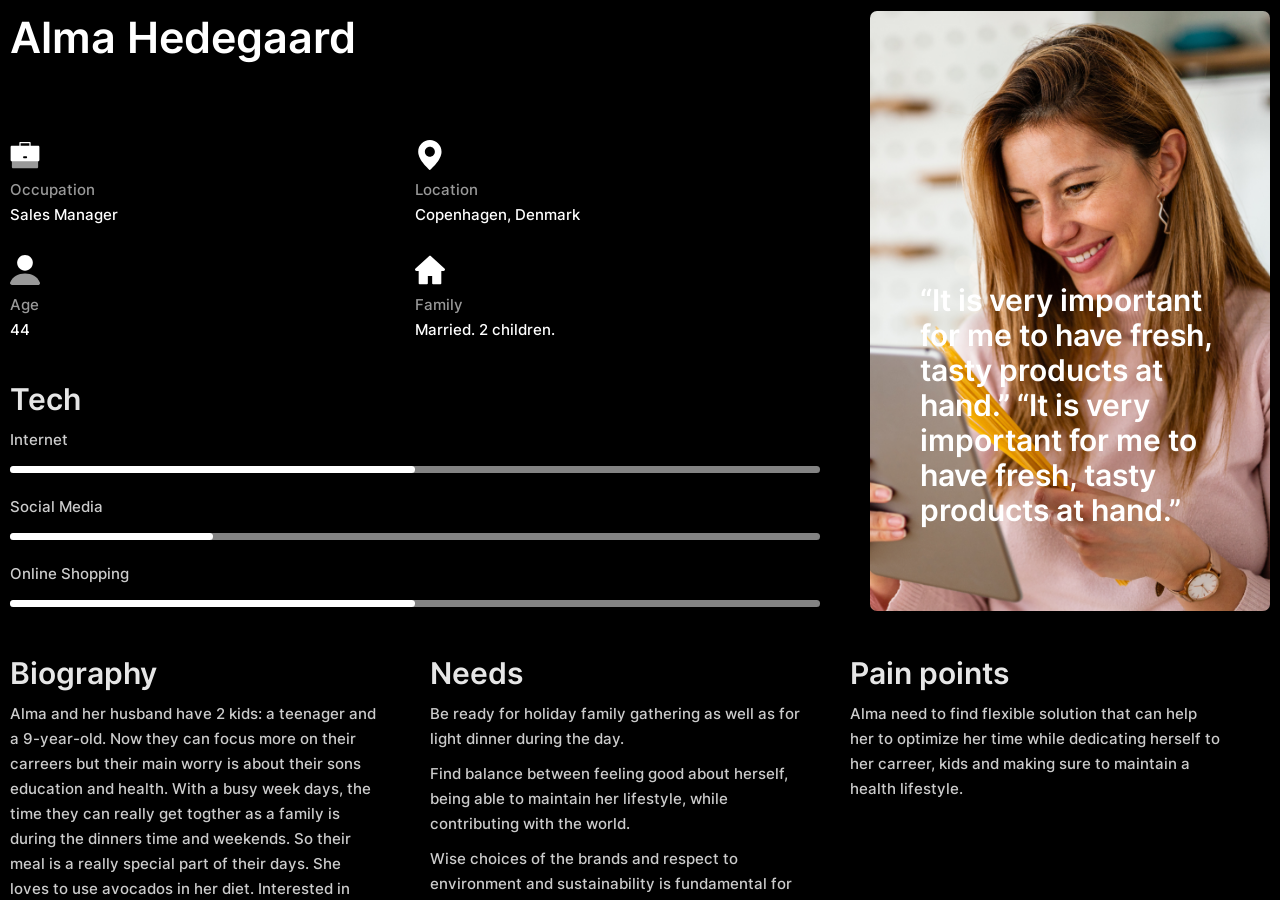
<file: index.html>
<!DOCTYPE html>
<html lang="en">
<head>
    <meta charset="UTF-8">
    <meta http-equiv="X-UA-Compatible" content="IE=edge">
    <meta name="viewport" content="width=device-width">
    <title>Task1</title>
    <link rel="stylesheet" href="css/Task1.css">
</head>
<body>
    <div class="wrapper">
            <section class="intro column">
                    <h1 class="name">Alma
                        Hedegaard
                    </h1>
                    <div class="infoo">
                        <div class="intro__row">
                            <div class="row-occupation info">
                                <img src="./helosass/img/icons/briefcase.svg" alt="" class="img">
                                <div class="row-block"><p>Occupation</p></div>
                                <div class="row-text"><p>Sales Manager</p></div>
                            </div>
                            <div class="row-location info">
                                <img src="./helosass/img/icons/location.svg" alt="" class="img">
                                <div class="row-block"><p>Location</p></div>
                                <div class="row-text"><p>Copenhagen, Denmark</p></div>
                            </div>
                            <div class="row-age info">
                                <img src="./helosass/img/icons/person.svg" alt="" class="img">
                                <div class="row-block"><p>Age</p></div>
                                <div class="row-text"><p>44</p></div>
                            </div>
                            <div class="row-family info">
                                <img src="./helosass/img/icons/Group.svg" alt="" class="img">
                                <div class="row-block"><p>Family</p></div>
                                <div class="row-text"><p>Married. 2 children.</p></div>
                            </div>
                        </div>
                    
                        <div class="intro-title title">
                            <p>Tech</p>
                        </div>
                        <div class="scale">
                            <p>Internet</p>
                            <progress max="100" value="50" ></progress>
                        </div>
                        <div class="scale">
                            <p>Social Media</p>
                            <progress value="25" max="100"></progress>
                        </div>
                        <div class="scale">
                            <p>Online Shopping</p>
                            <progress value="50" max="100"></progress>
                        </div>
                    </div>
                
            </section>
            <section class="description column">
                <div class="description__row">
                    <div class="block">
                        <div class="title">
                            Biography
                        </div>
                        <div class="text">Alma and her husband have 2 kids: a teenager and a 9-year-old. Now they can focus more on their carreers but their main worry is about their sons education and health. With a busy week days, the time they can really get togther as a family is during the dinners time and weekends. So their meal is a really special part of their days. She loves to use avocados in her diet. Interested in gardening.</div>
                    </div>
                    <div class="block">
                        <div class="title">
                            Needs
                        </div>
                        <ul class="text">
                            <li>Be ready for holiday family gathering as well as for light dinner during the day.</li>
                            <li>Find balance between feeling good about herself, being able to maintain her lifestyle, while contributing with the world.</li>
                            <li>Wise choices of the brands and respect to environment and sustainability is fundamental for her.</li>
                        </ul>
                    </div>
                    <div class="block">
                        <div class="title">
                            Pain points
                        </div>
                        <div class="text">Alma need to find flexible solution that can help her to optimize her time while dedicating herself to her carreer, kids and making sure to maintain a health lifestyle.</div>
                    </div>
                </div>
            </section>
            <section class="photo column">
                <div class="photo-text">“It is very important for me to have fresh, tasty products at hand.” “It is very important for me to have fresh, tasty products at hand.” </div>
            </section>
    </div>
</body>
</html>
</file>
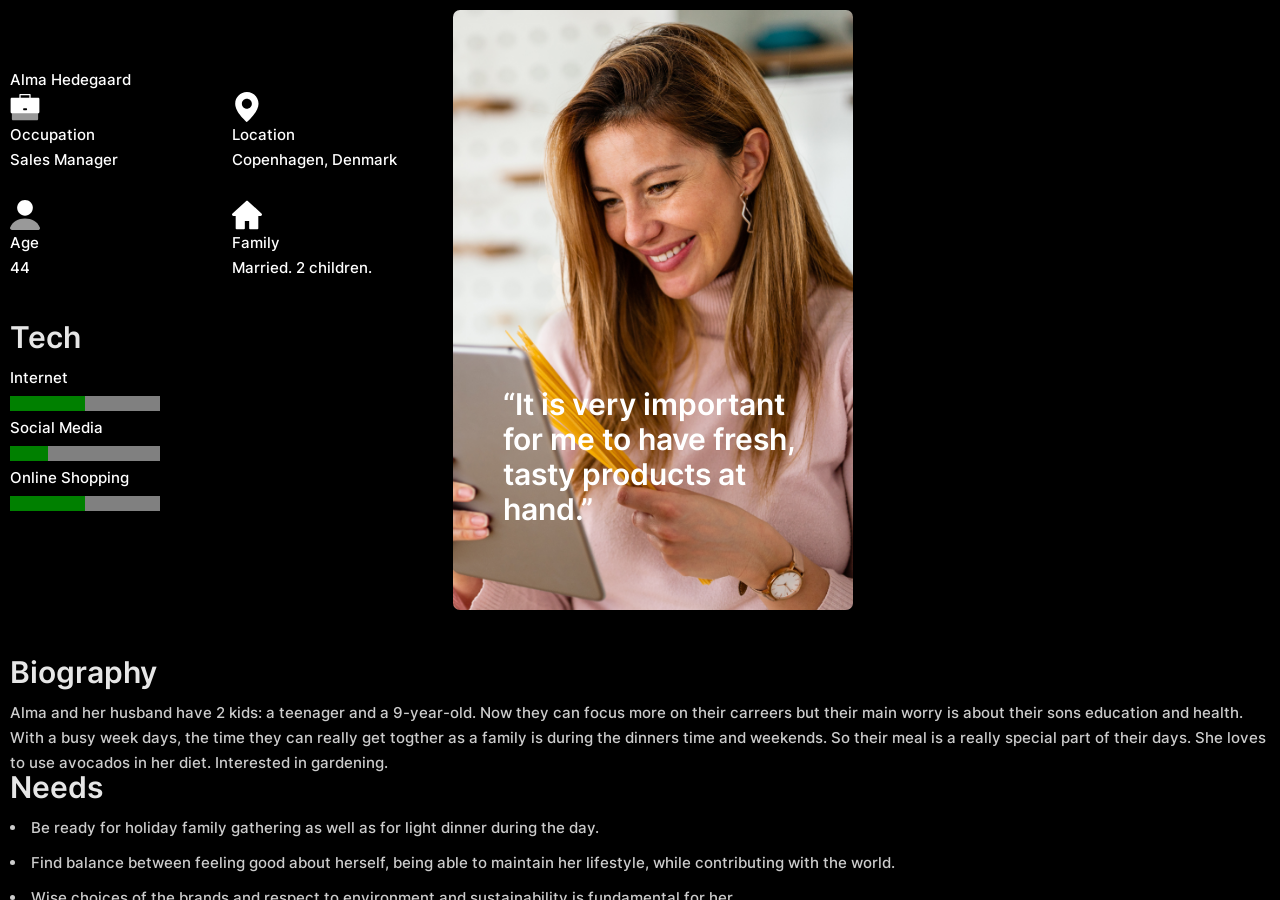
<file: Task1.html>
<!DOCTYPE html>
<html lang="en">
<head>
    <meta charset="UTF-8">
    <meta http-equiv="X-UA-Compatible" content="IE=edge">
    <meta name="viewport" content="width=device-width">
    <title>Task1</title>
    <link rel="stylesheet" href="./css/Task1.css">
</head>
<body>
    <div class="wrapper">
            <section class="intro">
                    <h1 class="intro__name">Alma
                        Hedegaard
                    </h1>
                    <div class="info">
                        <div class="intro__row">
                            <div class="intro__row-occupation info">
                                <img src="./helosass/img/icons/briefcase.svg" alt="" class="intro__row-img">
                                <div class="intro__row-block"><p>Occupation</p></div>
                                <div class="intro__row-text"><p>Sales Manager</p></div>
                            </div>
                            <div class="intro__row-location info">
                                <img src="./helosass/img/icons/location.svg" alt="" class="intro__row-img">
                                <div class="intro__row-block"><p>Location</p></div>
                                <div class="intro__row-text"><p>Copenhagen, Denmark</p></div>
                            </div>
                            <div class="intro__row-age info">
                                <img src="./helosass/img/icons/person.svg" alt="" class="intro__row-img">
                                <div class="intro__row-block"><p>Age</p></div>
                                <div class="intro__row-text"><p>44</p></div>
                            </div>
                            <div class="intro__row-family info">
                                <img src="./helosass/img/icons/Group.svg" alt="" class="intro__row-img">
                                <div class="intro__row-block"><p>Family</p></div>
                                <div class="intro__row-text"><p>Married. 2 children.</p></div>
                            </div>
                        </div>
                        <div class="intro__title title">
                            <p>Tech</p>
                        </div>
                        <div class="intro-scale">
                            <p>Internet</p>
                            <progress value="50" max="100"></progress>
                        </div>
                        <div class="intro-scale">
                            <p>Social Media</p>
                            <progress value="25" max="100"></progress>
                        </div>
                        <div class="intro-scale">
                            <p>Online Shopping</p>
                            <progress value="50" max="100"></progress>
                        </div>
                    </div>
                
            </section>
            <section class="description">
                <div class="title">
                    Biography
                </div>
                <div class="text">Alma and her husband have 2 kids: a teenager and a 9-year-old. Now they can focus more on their carreers but their main worry is about their sons education and health. With a busy week days, the time they can really get togther as a family is during the dinners time and weekends. So their meal is a really special part of their days. She loves to use avocados in her diet. Interested in gardening.</div>
                
                <div class="title">
                    Needs
                </div>
                <div class="text">
                    <li>Be ready for holiday family gathering as well as for light dinner during the day.</li>
                    <li>Find balance between feeling good about herself, being able to maintain her lifestyle, while contributing with the world.</li>
                    <li>Wise choices of the brands and respect to environment and sustainability is fundamental for her.</li>
                </ul>
                </div>
                <div class="title">
                    Pain points
                </div>
                <div class="text">Alma need to find flexible solution that can help her to optimize her time while dedicating herself to her carreer, kids and making sure to maintain a health lifestyle.  </div>
            </section>
            <section class="photo">
                <div class="photo-text">“It is very important for me to have fresh, tasty products at hand.” </div>
            </section>
    </div>
</body>
</html>
</file>
<file: css/Task1.css>
@charset "UTF-8";
/*Обнуление*/
* {
  padding: 0;
  margin: 0;
  border: 0;
}

*, *:before, *:after {
  -webkit-box-sizing: border-box;
  box-sizing: border-box;
}

:focus, :active {
  outline: none;
}

a:focus, a:active {
  outline: none;
}

nav, footer, header, aside {
  display: block;
}

html, body {
  height: 100%;
  width: 100%;
  font-size: 100%;
  line-height: 1;
  font-size: 14px;
  -ms-text-size-adjust: 100%;
  -moz-text-size-adjust: 100%;
  -webkit-text-size-adjust: 100%;
}

input, button, textarea {
  font-family: inherit;
}

input::-ms-clear {
  display: none;
}

button {
  cursor: pointer;
}

button::-moz-focus-inner {
  padding: 0;
  border: 0;
}

a, a:visited {
  text-decoration: none;
}

a:hover {
  text-decoration: none;
}

ul li {
  list-style: none;
}

img {
  vertical-align: top;
}

h1, h2, h3, h4, h5, h6 {
  font-size: inherit;
  font-weight: inherit;
}

/*--------------------*/
/* inter-500 - latin */
@font-face {
  font-family: 'Inter';
  font-style: normal;
  font-weight: 500;
  src: local(""), url("../helosass/fonts/inter-v3-latin-500.woff2") format("woff2"), url("../helosass/fonts/inter-v3-latin-500.woff") format("woff");
  /* Chrome 6+, Firefox 3.6+, IE 9+, Safari 5.1+ */
}

/* inter-600 - latin */
@font-face {
  font-family: 'Inter';
  font-style: normal;
  font-weight: 600;
  src: local(""), url("../helosass/fonts/inter-v3-latin-600.woff2") format("woff2"), url("../helosass/fonts/inter-v3-latin-600.woff") format("woff");
  /* Chrome 6+, Firefox 3.6+, IE 9+, Safari 5.1+ */
}

body {
  background: black;
  font-family: 'Inter';
  font-style: normal;
  font-weight: 500;
  font-size: 15px;
  line-height: 25px;
  color: #FFFFFF;
}

.wrapper {
  padding: 0 10px;
  max-width: 1680px;
  height: 100%;
  display: -webkit-box;
  display: -ms-flexbox;
  display: flex;
  -webkit-box-align: center;
      -ms-flex-align: center;
          align-items: center;
  overflow: auto;
  margin: 0 auto;
}

.column {
  width: 100%;
  -ms-flex-line-pack: center;
      align-content: center;
  -ms-flex-pack: distribute;
      justify-content: space-around;
  margin-right: 50px;
  -webkit-box-flex: 0;
      -ms-flex: 0 1 33.333%;
          flex: 0 1 33.333%;
}

.column:last-child {
  margin-right: 0;
}

.name {
  font-weight: 600;
  font-size: 75px;
  line-height: 75px;
  margin-bottom: 65px;
}

.intro__row {
  display: -webkit-box;
  display: -ms-flexbox;
  display: flex;
  -ms-flex-wrap: wrap;
      flex-wrap: wrap;
  margin-bottom: 45px;
}

.info {
  margin-bottom: 28px;
  -webkit-box-flex: 0;
      -ms-flex: 0 1 50%;
          flex: 0 1 50%;
}

.info .row-block {
  opacity: 0.6;
}

.info:nth-child(3) {
  margin-bottom: 0;
}

.info:nth-child(4) {
  margin-bottom: 0;
}

.info .img {
  margin-bottom: 7px;
}

.info .row-text {
  display: -webkit-box;
  -webkit-line-clamp: 3;
  -webkit-box-orient: vertical;
  overflow: hidden;
}

.title {
  margin-bottom: 15px;
  font-weight: 600;
  font-size: 30px;
  opacity: 0.9;
}

.scale {
  margin-bottom: 17px;
}

.scale:last-child {
  margin-bottom: 0;
}

.scale p {
  opacity: 0.8;
}

.scale progress {
  height: 7px;
  width: 100%;
  background: rgba(255, 255, 255, 0.3);
  border-radius: 10px;
}

.scale progress::-moz-progress-bar {
  background-color: #FFFFFF;
  border-radius: 10px;
}

.scale progress::-webkit-progress-value {
  background: #FFFFFF;
  border-radius: 10px;
}

.scale progress::-webkit-progress-bar {
  background: rgba(255, 255, 255, 0.3);
  border-radius: 10px;
}

.block {
  margin-bottom: 50px;
}

.block:last-child {
  margin-bottom: 0;
}

.text {
  opacity: 0.8;
}

.text li {
  margin-bottom: 10px;
}

.text li:last-child {
  margin-bottom: 0;
}

.photo {
  height: 750px;
  background: url("../woman.png") 0 0/cover no-repeat;
  border-radius: 7px;
  display: -webkit-box;
  display: -ms-flexbox;
  display: flex;
  -webkit-box-align: end;
      -ms-flex-align: end;
          align-items: flex-end;
}

.photo-text {
  max-width: 460px;
  max-height: 600px;
  padding: 0 50px;
  text-align: left;
  margin-bottom: 83px;
  font-weight: 600;
  font-size: 30px;
  line-height: 35px;
}

@media (max-width: 1330px) {
  .wrapper {
    width: 100%;
    display: -webkit-box;
    display: -ms-flexbox;
    display: flex;
    -ms-flex-wrap: wrap;
        flex-wrap: wrap;
    height: 100%;
    -webkit-box-align: center;
        -ms-flex-align: center;
            align-items: center;
    padding: 0 10px;
  }
  .column {
    -webkit-box-flex: 1;
        -ms-flex-positive: 1;
            flex-grow: 1;
    margin-bottom: 50px;
  }
  .intro {
    -webkit-box-ordinal-group: 2;
        -ms-flex-order: 1;
            order: 1;
    margin-bottom: 50px;
  }
  .name {
    font-size: 43px;
  }
  .description {
    -webkit-box-ordinal-group: 4;
        -ms-flex-order: 3;
            order: 3;
  }
  .description__row {
    display: -webkit-box;
    display: -ms-flexbox;
    display: flex;
  }
  .block {
    -webkit-box-flex: 0;
        -ms-flex: 0 1 33.33%;
            flex: 0 1 33.33%;
    margin-right: 50px;
  }
  .block:last-child {
    margin-right: 0;
  }
  .photo {
    height: 600px;
    max-width: 400px;
    -webkit-box-ordinal-group: 3;
        -ms-flex-order: 2;
            order: 2;
    margin-bottom: 50px;
    margin-top: 10px;
  }
  .photo-text {
    max-height: 470px;
  }
}

@media (max-width: 768px) {
  .column {
    -webkit-box-flex: 1;
        -ms-flex: 1 1 auto;
            flex: 1 1 auto;
    margin: 0;
  }
  .intro__name {
    font-size: 35px;
    line-height: 43px;
  }
  .description__row {
    -webkit-box-orient: vertical;
    -webkit-box-direction: normal;
        -ms-flex-direction: column;
            flex-direction: column;
  }
  .block {
    -webkit-box-flex: 0;
        -ms-flex: 0 1 auto;
            flex: 0 1 auto;
    margin-right: 0;
  }
  .photo {
    max-height: 200px;
    max-width: 100%;
    margin-bottom: 50px;
  }
  .photo-text {
    padding: 0 5px;
    text-align: justify;
    margin-bottom: 10px;
    font-size: 17px;
    line-height: 20px;
    max-width: 747px;
    max-height: 185px;
  }
  .scale:last-child {
    margin-bottom: 17px;
  }
}
</file>
